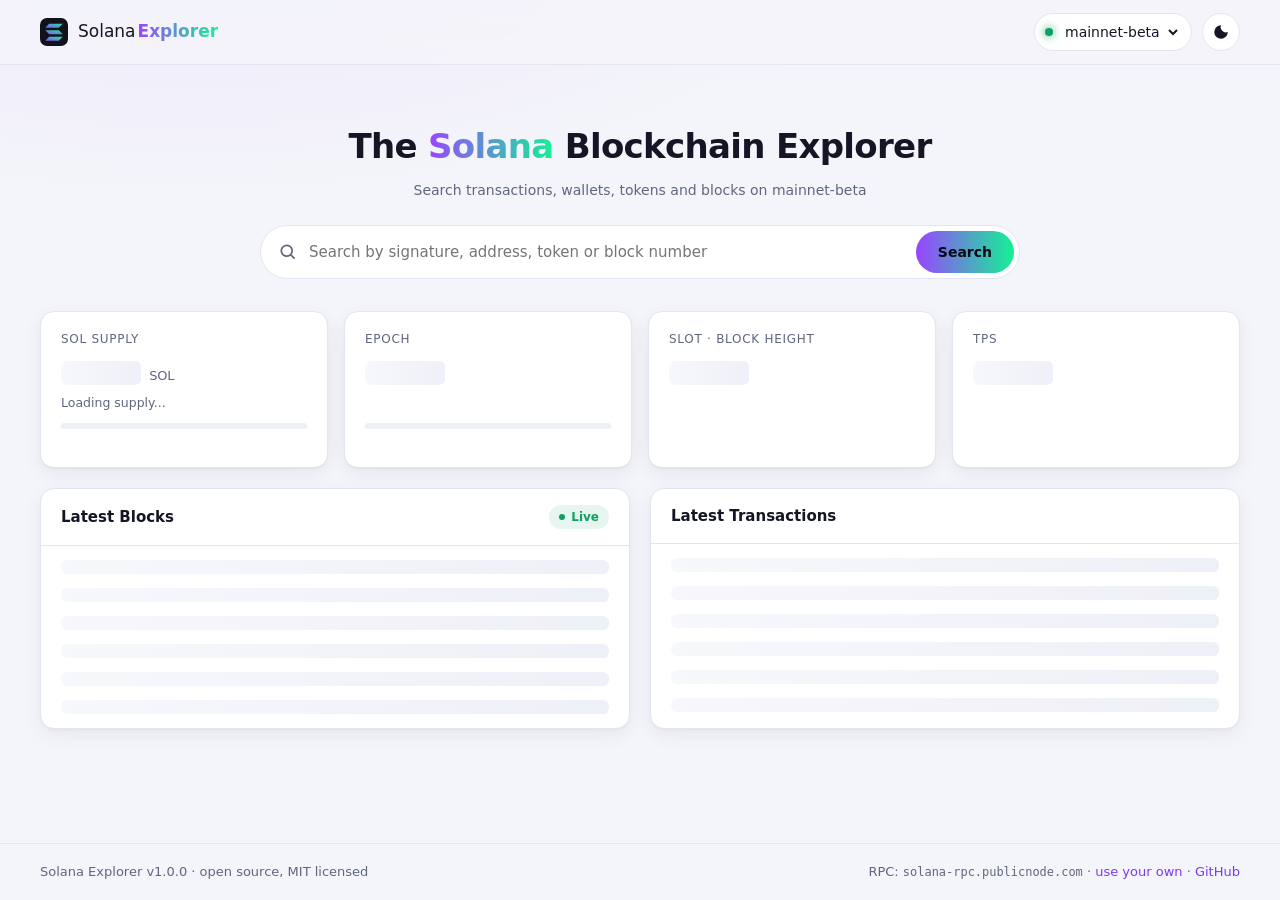
<file: index.html>
<!doctype html>
<html lang="en" data-theme="dark">
<head>
  <meta charset="utf-8">
  <meta name="viewport" content="width=device-width, initial-scale=1">
  <title>Solana Explorer</title>
  <meta name="description" content="Open-source Solana block explorer: transactions, accounts, tokens, blocks and live network stats, straight from Solana RPC.">
  <meta http-equiv="Content-Security-Policy" content="default-src 'self'; script-src 'self'; style-src 'self' 'unsafe-inline' https://fonts.googleapis.com; font-src https://fonts.gstatic.com; img-src 'self' https: data:; connect-src https:; base-uri 'none'; form-action 'none'">
  <meta name="referrer" content="no-referrer">
  <link rel="icon" href="assets/favicon.svg" type="image/svg+xml">
  <link rel="preconnect" href="https://fonts.googleapis.com">
  <link rel="preconnect" href="https://fonts.gstatic.com" crossorigin>
  <link rel="stylesheet" href="https://fonts.googleapis.com/css2?family=Inter:wght@400;500;600;700&family=JetBrains+Mono:wght@400;500&display=swap">
  <link rel="stylesheet" href="assets/style.css">
  <script src="assets/config.js" defer></script>
  <script src="assets/format.js" defer></script>
  <script src="assets/backend.js" defer></script>
  <script src="assets/app.js" defer></script>
</head>
<body>
  <header class="topbar">
    <div class="topbar-inner">
      <a href="#/" class="brand" aria-label="Solana Explorer home">
        <img src="assets/favicon.svg" alt="" width="28" height="28">
        <span>Solana<strong>Explorer</strong></span>
      </a>
      <form class="search search-compact" id="header-search" role="search">
        <svg class="search-icon" viewBox="0 0 24 24" aria-hidden="true"><path d="M10.5 3a7.5 7.5 0 0 1 5.9 12.1l4.2 4.2-1.4 1.4-4.2-4.2A7.5 7.5 0 1 1 10.5 3Zm0 2a5.5 5.5 0 1 0 0 11 5.5 5.5 0 0 0 0-11Z"/></svg>
        <input name="q" type="search" autocomplete="off" spellcheck="false"
               placeholder="Search transaction, address, token or block" aria-label="Search">
      </form>
      <div class="topbar-actions">
        <label class="cluster-picker">
          <span class="dot" aria-hidden="true"></span>
          <select id="cluster-select" aria-label="Cluster"></select>
        </label>
        <button id="theme-toggle" class="icon-btn" type="button" aria-label="Toggle color theme" title="Toggle theme">
          <svg viewBox="0 0 24 24" aria-hidden="true"><path d="M12 3a9 9 0 1 0 9 9 7 7 0 0 1-9-9Z"/></svg>
        </button>
      </div>
    </div>
  </header>

  <main id="app" class="container" aria-live="polite">
    <noscript><div class="card"><div class="error-box"><h2>JavaScript required</h2><p>This explorer runs entirely in your browser.</p></div></div></noscript>
  </main>

  <footer class="footer">
    <div class="container footer-inner">
      <span>Solana Explorer <span id="app-version"></span> &middot; open source, MIT licensed</span>
      <span>RPC: <span id="rpc-host" class="mono"></span> &middot; <a href="#" data-action="custom-rpc">use your own</a> &middot;
        <a href="https://github.com/CryptGodSon/Solana-Explorer" target="_blank" rel="noopener noreferrer">GitHub</a></span>
    </div>
  </footer>

  <div id="toast" class="toast" role="status" hidden></div>
</body>
</html>
</file>
<file: assets/style.css>
:root {
  --font: "Inter", system-ui, -apple-system, "Segoe UI", Roboto, sans-serif;
  --mono: "JetBrains Mono", ui-monospace, "Cascadia Mono", Consolas, monospace;
  --radius: 14px;
  --radius-sm: 8px;
  --purple: #9945ff;
  --green: #14f195;
  --gradient: linear-gradient(90deg, var(--purple), var(--green));
}

:root,
:root[data-theme="dark"] {
  --bg: #0a0b12;
  --bg-glow: rgba(153, 69, 255, 0.14);
  --surface: #12141e;
  --surface-2: #181b28;
  --surface-3: #1f2333;
  --border: #252a3b;
  --text: #e8eaf2;
  --muted: #8a90a8;
  --faint: #5d637a;
  --link: #b794ff;
  --link-hover: #d4bfff;
  --success: #19d68c;
  --success-bg: rgba(25, 214, 140, 0.12);
  --danger: #ff5c7a;
  --danger-bg: rgba(255, 92, 122, 0.12);
  --warning: #ffb547;
  --shadow: 0 1px 0 rgba(255, 255, 255, 0.03) inset, 0 8px 24px rgba(0, 0, 0, 0.25);
  color-scheme: dark;
}

:root[data-theme="light"] {
  --bg: #f4f5fa;
  --bg-glow: rgba(153, 69, 255, 0.08);
  --surface: #ffffff;
  --surface-2: #f7f8fc;
  --surface-3: #eef0f7;
  --border: #e3e6ef;
  --text: #141625;
  --muted: #5f6680;
  --faint: #9aa0b5;
  --link: #7c3aed;
  --link-hover: #5b21b6;
  --success: #0f9f63;
  --success-bg: rgba(15, 159, 99, 0.1);
  --danger: #dc2648;
  --danger-bg: rgba(220, 38, 72, 0.08);
  --warning: #b86e00;
  --shadow: 0 1px 2px rgba(20, 22, 37, 0.04), 0 6px 20px rgba(20, 22, 37, 0.06);
  color-scheme: light;
}

* { box-sizing: border-box; }

html, body { margin: 0; }

body {
  min-height: 100vh;
  display: flex;
  flex-direction: column;
  background:
    radial-gradient(1200px 500px at 15% -10%, var(--bg-glow), transparent 60%),
    var(--bg);
  color: var(--text);
  font: 14px/1.5 var(--font);
  -webkit-font-smoothing: antialiased;
}

a { color: var(--link); text-decoration: none; }
a:hover { color: var(--link-hover); }

.container { width: 100%; max-width: 1240px; margin: 0 auto; padding: 0 20px; }
main.container { flex: 1; padding-top: 28px; padding-bottom: 48px; }

.mono { font-family: var(--mono); font-size: 0.92em; }
.muted { color: var(--muted); }
.faint { color: var(--faint); }
.nowrap { white-space: nowrap; }
.right { text-align: right; }
.up { color: var(--success); }
.down { color: var(--danger); }

/* -- top bar ------------------------------------------------------------- */

.topbar {
  position: sticky;
  top: 0;
  z-index: 10;
  background: color-mix(in srgb, var(--bg) 82%, transparent);
  backdrop-filter: blur(12px);
  border-bottom: 1px solid var(--border);
}
.topbar-inner {
  max-width: 1240px;
  margin: 0 auto;
  padding: 12px 20px;
  display: flex;
  align-items: center;
  gap: 20px;
}
.brand { display: flex; align-items: center; gap: 10px; color: var(--text); font-size: 17px; flex-shrink: 0; }
.brand:hover { color: var(--text); }
.brand strong {
  background: var(--gradient);
  -webkit-background-clip: text;
  background-clip: text;
  color: transparent;
  margin-left: 2px;
}
.topbar-actions { display: flex; align-items: center; gap: 10px; margin-left: auto; }

.cluster-picker {
  display: flex;
  align-items: center;
  gap: 8px;
  padding: 0 10px;
  height: 38px;
  border: 1px solid var(--border);
  border-radius: 999px;
  background: var(--surface);
}
.cluster-picker .dot { width: 8px; height: 8px; border-radius: 50%; background: var(--success); box-shadow: 0 0 8px var(--success); }
.cluster-picker select { background: transparent; border: 0; color: var(--text); font: inherit; outline: none; cursor: pointer; }
.cluster-picker select option { background: var(--surface); }

.icon-btn {
  width: 38px;
  height: 38px;
  display: grid;
  place-items: center;
  border-radius: 50%;
  border: 1px solid var(--border);
  background: var(--surface);
  color: var(--text);
  cursor: pointer;
}
.icon-btn svg { width: 18px; height: 18px; fill: currentColor; }
.icon-btn:hover { border-color: var(--purple); }

/* -- search -------------------------------------------------------------- */

.search { position: relative; flex: 1; max-width: 560px; }
.search input {
  width: 100%;
  height: 40px;
  padding: 0 14px 0 40px;
  border-radius: 999px;
  border: 1px solid var(--border);
  background: var(--surface);
  color: var(--text);
  font: inherit;
  outline: none;
  transition: border-color 0.15s, box-shadow 0.15s;
}
.search input:focus { border-color: var(--purple); box-shadow: 0 0 0 4px rgba(153, 69, 255, 0.18); }
.search-icon { position: absolute; left: 14px; top: 50%; width: 17px; height: 17px; transform: translateY(-50%); fill: var(--muted); }
.search-hero { max-width: 760px; margin: 0 auto; }
.search-hero input { height: 54px; font-size: 15px; padding-left: 48px; padding-right: 120px; }
.search-hero .search-icon { left: 18px; width: 20px; height: 20px; }
.search-hero button {
  position: absolute;
  right: 6px;
  top: 6px;
  height: 42px;
  padding: 0 22px;
  border: 0;
  border-radius: 999px;
  background: var(--gradient);
  color: #0b0b12;
  font: 600 14px var(--font);
  cursor: pointer;
}
body.home .search-compact { visibility: hidden; }

/* -- hero ---------------------------------------------------------------- */

.hero { text-align: center; padding: 28px 0 32px; }
.hero h1 { margin: 0 0 8px; font-size: 34px; letter-spacing: -0.02em; }
.hero h1 span { background: var(--gradient); -webkit-background-clip: text; background-clip: text; color: transparent; }
.hero p { margin: 0 0 24px; color: var(--muted); }

/* -- cards & layout ----------------------------------------------------- */

.card {
  background: var(--surface);
  border: 1px solid var(--border);
  border-radius: var(--radius);
  box-shadow: var(--shadow);
}
.card + .card { margin-top: 20px; }
.card-header {
  display: flex;
  align-items: center;
  justify-content: space-between;
  gap: 12px;
  padding: 16px 20px;
  border-bottom: 1px solid var(--border);
}
.card-header h2, .card-header h3 { margin: 0; font-size: 15px; font-weight: 600; }
.card-body { padding: 20px; }

.grid-2 { display: grid; grid-template-columns: repeat(2, minmax(0, 1fr)); gap: 20px; margin-top: 20px; }

.stats { display: grid; grid-template-columns: repeat(4, minmax(0, 1fr)); gap: 16px; }
.stat { padding: 18px 20px; position: relative; overflow: hidden; }
.stat-label { color: var(--muted); font-size: 12px; font-weight: 500; text-transform: uppercase; letter-spacing: 0.06em; }
.stat-value { font-size: 24px; font-weight: 700; margin-top: 6px; letter-spacing: -0.01em; }
.stat-value small { font-size: 13px; color: var(--muted); font-weight: 500; }
.stat-sub { color: var(--muted); font-size: 12.5px; margin-top: 4px; }
.sparkline { position: absolute; right: 0; bottom: 0; left: 0; width: 100%; height: 46px; opacity: 0.9; pointer-events: none; }
.stat.has-spark { padding-bottom: 54px; }

.progress { height: 6px; border-radius: 999px; background: var(--surface-3); overflow: hidden; margin-top: 10px; }
.progress > span { display: block; height: 100%; background: var(--gradient); border-radius: inherit; }

.page-title { display: flex; align-items: center; flex-wrap: wrap; gap: 12px; margin: 0 0 20px; }
.page-title h1 { margin: 0; font-size: 22px; letter-spacing: -0.01em; }
.page-sub { display: flex; align-items: center; gap: 8px; color: var(--muted); margin: -12px 0 20px; word-break: break-all; }

.token-logo {
  width: 44px;
  height: 44px;
  border-radius: 50%;
  object-fit: cover;
  background: var(--surface-3);
  flex-shrink: 0;
}
.avatar {
  width: 28px;
  height: 28px;
  border-radius: 50%;
  display: inline-grid;
  place-items: center;
  font-size: 11px;
  font-weight: 700;
  color: #fff;
  flex-shrink: 0;
}
.token-cell { display: flex; align-items: center; gap: 10px; }
.token-cell .names { display: flex; flex-direction: column; line-height: 1.25; }

/* -- key/value rows ------------------------------------------------------ */

.kv { display: grid; grid-template-columns: 220px minmax(0, 1fr); }
.kv > dt, .kv > dd { margin: 0; padding: 13px 20px; border-bottom: 1px solid var(--border); }
.kv > dt { color: var(--muted); }
.kv > dd { word-break: break-word; display: flex; align-items: center; flex-wrap: wrap; gap: 6px; }
.kv > dt:last-of-type, .kv > dd:last-of-type { border-bottom: 0; }

/* -- tables -------------------------------------------------------------- */

.table-wrap { overflow-x: auto; }
table.table { width: 100%; border-collapse: collapse; }
.table th, .table td { padding: 12px 20px; text-align: left; border-bottom: 1px solid var(--border); white-space: nowrap; }
.table th { color: var(--muted); font-weight: 500; font-size: 12.5px; background: var(--surface-2); }
.table tr:last-child td { border-bottom: 0; }
.table tbody tr:hover td { background: var(--surface-2); }
.table td.wrap { white-space: normal; word-break: break-all; }
.table-footer { padding: 14px 20px; border-top: 1px solid var(--border); text-align: center; }

/* -- small components --------------------------------------------------- */

.badge {
  display: inline-flex;
  align-items: center;
  gap: 6px;
  padding: 3px 10px;
  border-radius: 999px;
  font-size: 12px;
  font-weight: 600;
  background: var(--surface-3);
  color: var(--muted);
  white-space: nowrap;
}
.badge.success { background: var(--success-bg); color: var(--success); }
.badge.fail { background: var(--danger-bg); color: var(--danger); }
.badge.kind { background: rgba(153, 69, 255, 0.14); color: var(--link); }
.badge.dot::before { content: ""; width: 6px; height: 6px; border-radius: 50%; background: currentColor; }

.addr { font-family: var(--mono); font-size: 0.92em; }
.label-tag { font-family: var(--font); font-size: 1em; }
.copy {
  display: inline-grid;
  place-items: center;
  width: 22px;
  height: 22px;
  padding: 0;
  border: 0;
  border-radius: 6px;
  background: transparent;
  color: var(--faint);
  cursor: pointer;
  vertical-align: middle;
}
.copy:hover { color: var(--text); background: var(--surface-3); }
.copy svg { width: 14px; height: 14px; fill: currentColor; }

.btn {
  display: inline-flex;
  align-items: center;
  gap: 6px;
  height: 36px;
  padding: 0 16px;
  border-radius: 999px;
  border: 1px solid var(--border);
  background: var(--surface-2);
  color: var(--text);
  font: 500 13px var(--font);
  cursor: pointer;
}
.btn:hover { border-color: var(--purple); }
.btn:disabled { opacity: 0.5; cursor: default; }
.btn-sm { height: 30px; padding: 0 12px; font-size: 12.5px; }

.toggle { display: inline-flex; align-items: center; gap: 8px; color: var(--muted); cursor: pointer; user-select: none; font-size: 13px; }
.toggle input { accent-color: var(--purple); }

.tabs { display: flex; gap: 4px; padding: 0 12px; border-bottom: 1px solid var(--border); overflow-x: auto; }
.tab {
  padding: 14px 12px;
  border: 0;
  background: transparent;
  color: var(--muted);
  font: 500 14px var(--font);
  cursor: pointer;
  border-bottom: 2px solid transparent;
  white-space: nowrap;
}
.tab:hover { color: var(--text); }
.tab.active { color: var(--text); border-bottom-color: var(--purple); }
.tab .count { margin-left: 6px; font-size: 12px; color: var(--faint); }

/* -- instructions -------------------------------------------------------- */

.ix { border: 1px solid var(--border); border-radius: var(--radius-sm); background: var(--surface-2); }
.ix + .ix { margin-top: 12px; }
.ix.inner { margin: 10px 0 0 22px; background: var(--surface); }
.ix-head {
  display: flex;
  align-items: center;
  gap: 10px;
  padding: 12px 14px;
  cursor: pointer;
  user-select: none;
}
.ix-head .pos {
  font: 600 12px var(--mono);
  color: var(--muted);
  background: var(--surface-3);
  border-radius: 6px;
  padding: 2px 8px;
}
.ix-head .name { font-weight: 600; }
.ix-head .type { color: var(--link); font-weight: 500; }
.ix-head .chev { margin-left: auto; color: var(--faint); transition: transform 0.15s; }
.ix.open > .ix-head .chev { transform: rotate(90deg); }
.ix-body { display: none; padding: 0 14px 14px; }
.ix.open > .ix-body { display: block; }
.ix-body .kv { border: 1px solid var(--border); border-radius: var(--radius-sm); background: var(--surface); grid-template-columns: 180px minmax(0, 1fr); }
.ix-body .kv > dt, .ix-body .kv > dd { padding: 9px 14px; }

pre.code {
  margin: 0;
  padding: 16px 20px;
  overflow: auto;
  max-height: 640px;
  font: 12.5px/1.6 var(--mono);
  color: var(--text);
  white-space: pre;
}
.log-line.invoke { color: var(--link); }
.log-line.success { color: var(--success); }
.log-line.failed { color: var(--danger); }

/* -- states -------------------------------------------------------------- */

.empty, .error-box { padding: 40px 20px; text-align: center; color: var(--muted); }
.error-box h2 { color: var(--text); margin: 0 0 8px; font-size: 18px; }
.notice { padding: 12px 20px; color: var(--warning); font-size: 13px; }

.skeleton {
  display: inline-block;
  height: 1em;
  min-width: 80px;
  border-radius: 6px;
  background: linear-gradient(90deg, var(--surface-2), var(--surface-3), var(--surface-2));
  background-size: 200% 100%;
  animation: shimmer 1.2s infinite linear;
  vertical-align: middle;
}
.skeleton.block { display: block; height: 14px; margin: 14px 20px; }
@keyframes shimmer { to { background-position: -200% 0; } }

.spinner {
  width: 28px;
  height: 28px;
  margin: 40px auto;
  border-radius: 50%;
  border: 3px solid var(--surface-3);
  border-top-color: var(--purple);
  animation: spin 0.8s linear infinite;
}
@keyframes spin { to { transform: rotate(360deg); } }

.toast {
  position: fixed;
  left: 50%;
  bottom: 24px;
  transform: translateX(-50%);
  padding: 10px 18px;
  border-radius: 999px;
  background: var(--surface-3);
  border: 1px solid var(--border);
  color: var(--text);
  box-shadow: var(--shadow);
  font-size: 13px;
  z-index: 20;
}

.footer { border-top: 1px solid var(--border); color: var(--muted); font-size: 13px; }
.footer-inner { display: flex; justify-content: space-between; gap: 12px; padding: 18px 20px; }

/* -- responsive ---------------------------------------------------------- */

@media (max-width: 1024px) {
  .stats { grid-template-columns: repeat(2, minmax(0, 1fr)); }
  .grid-2 { grid-template-columns: minmax(0, 1fr); }
}

@media (max-width: 720px) {
  .container { padding: 0 16px; }
  .topbar-inner { flex-wrap: wrap; gap: 10px; padding: 10px 16px; }
  .search-compact { order: 3; flex-basis: 100%; max-width: none; }
  body.home .search-compact { display: none; }
  .hero h1 { font-size: 26px; }
  .search-hero input { padding-right: 16px; }
  .search-hero button { display: none; }
  .stats { grid-template-columns: minmax(0, 1fr); }
  .kv, .ix-body .kv, .grid-2 .kv { grid-template-columns: minmax(0, 1fr); }
  .kv > dt { padding-bottom: 2px; border-bottom: 0; }
  .kv > dd { padding-top: 0; }
  .table th, .table td { padding: 10px 14px; }
  .ix.inner { margin-left: 10px; }
}

/* -- layout fixes ---------------------------------------------------------- */

.stats > .card + .card,
.grid-2 > .card + .card { margin-top: 0; }
.kv > dd .mono { word-break: break-all; }
@media (min-width: 721px) {
  .grid-2 .kv { grid-template-columns: 150px minmax(0, 1fr); }
}
</file>
